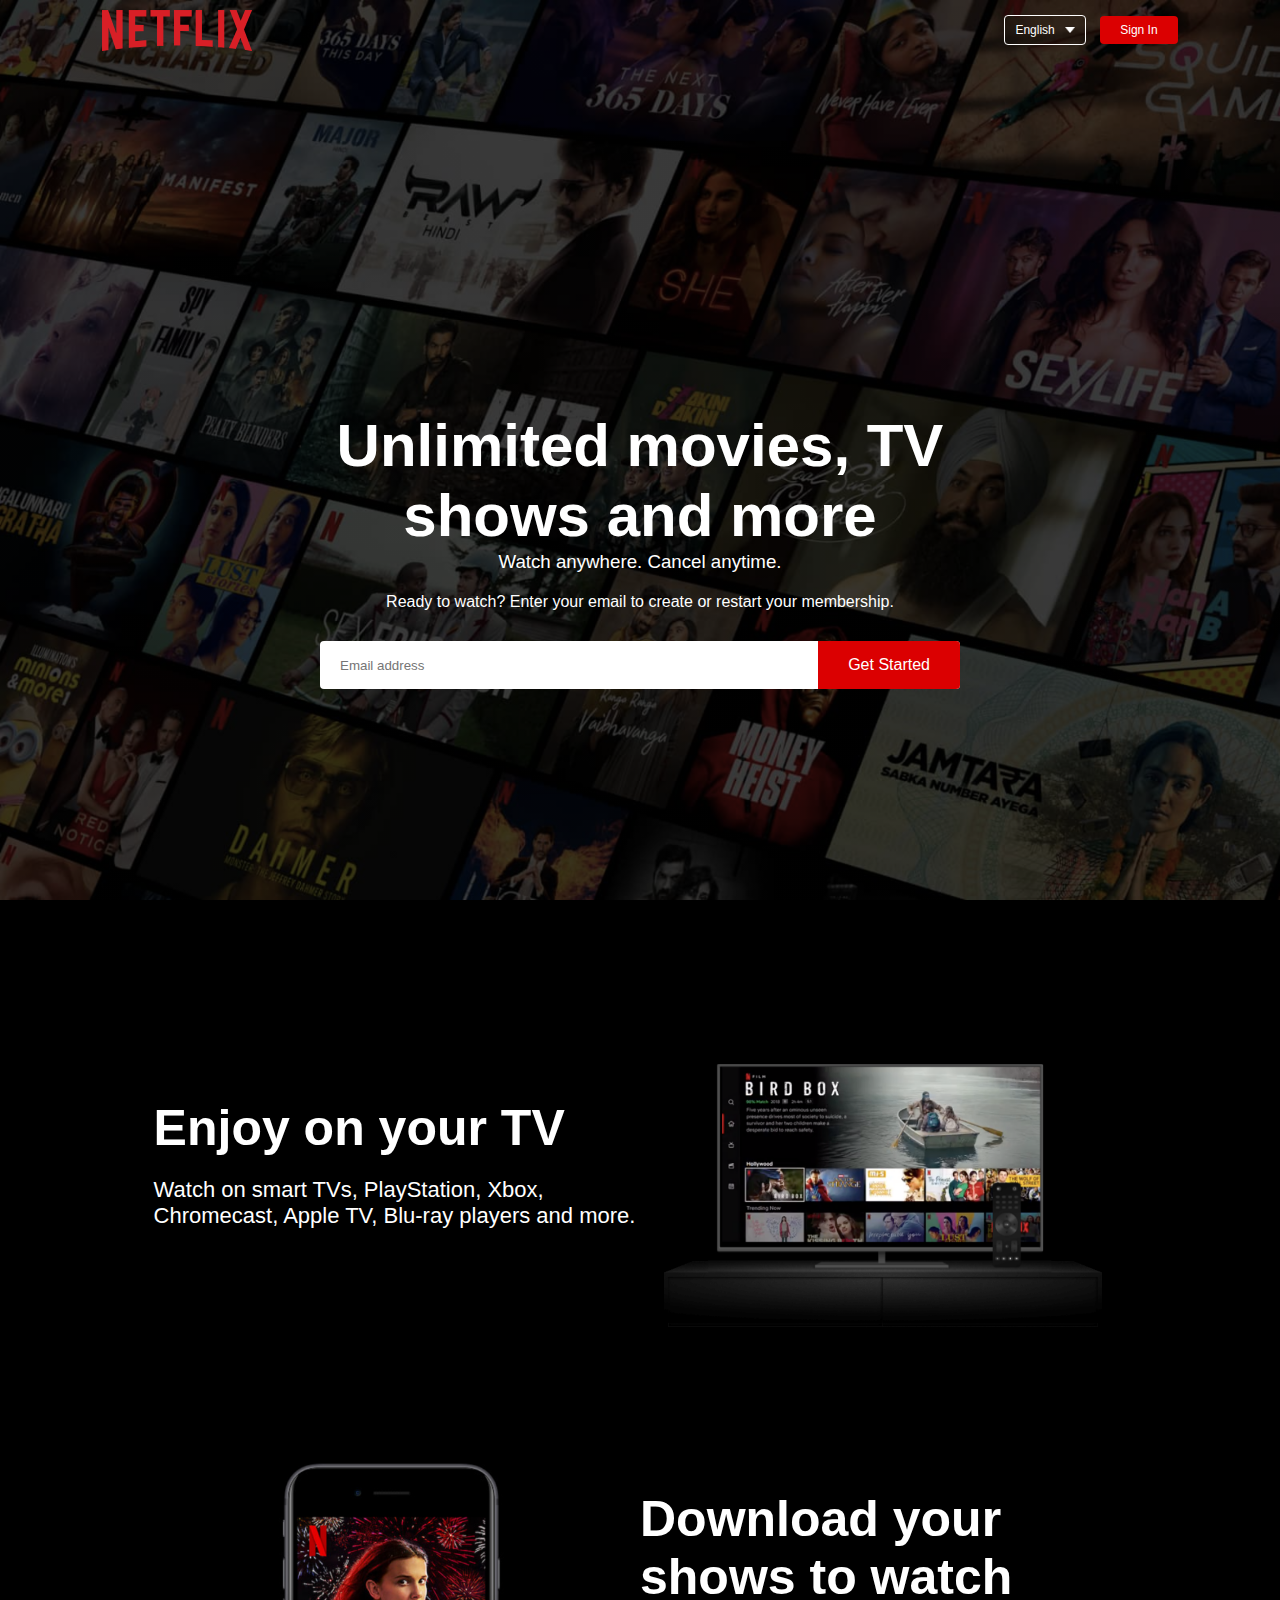
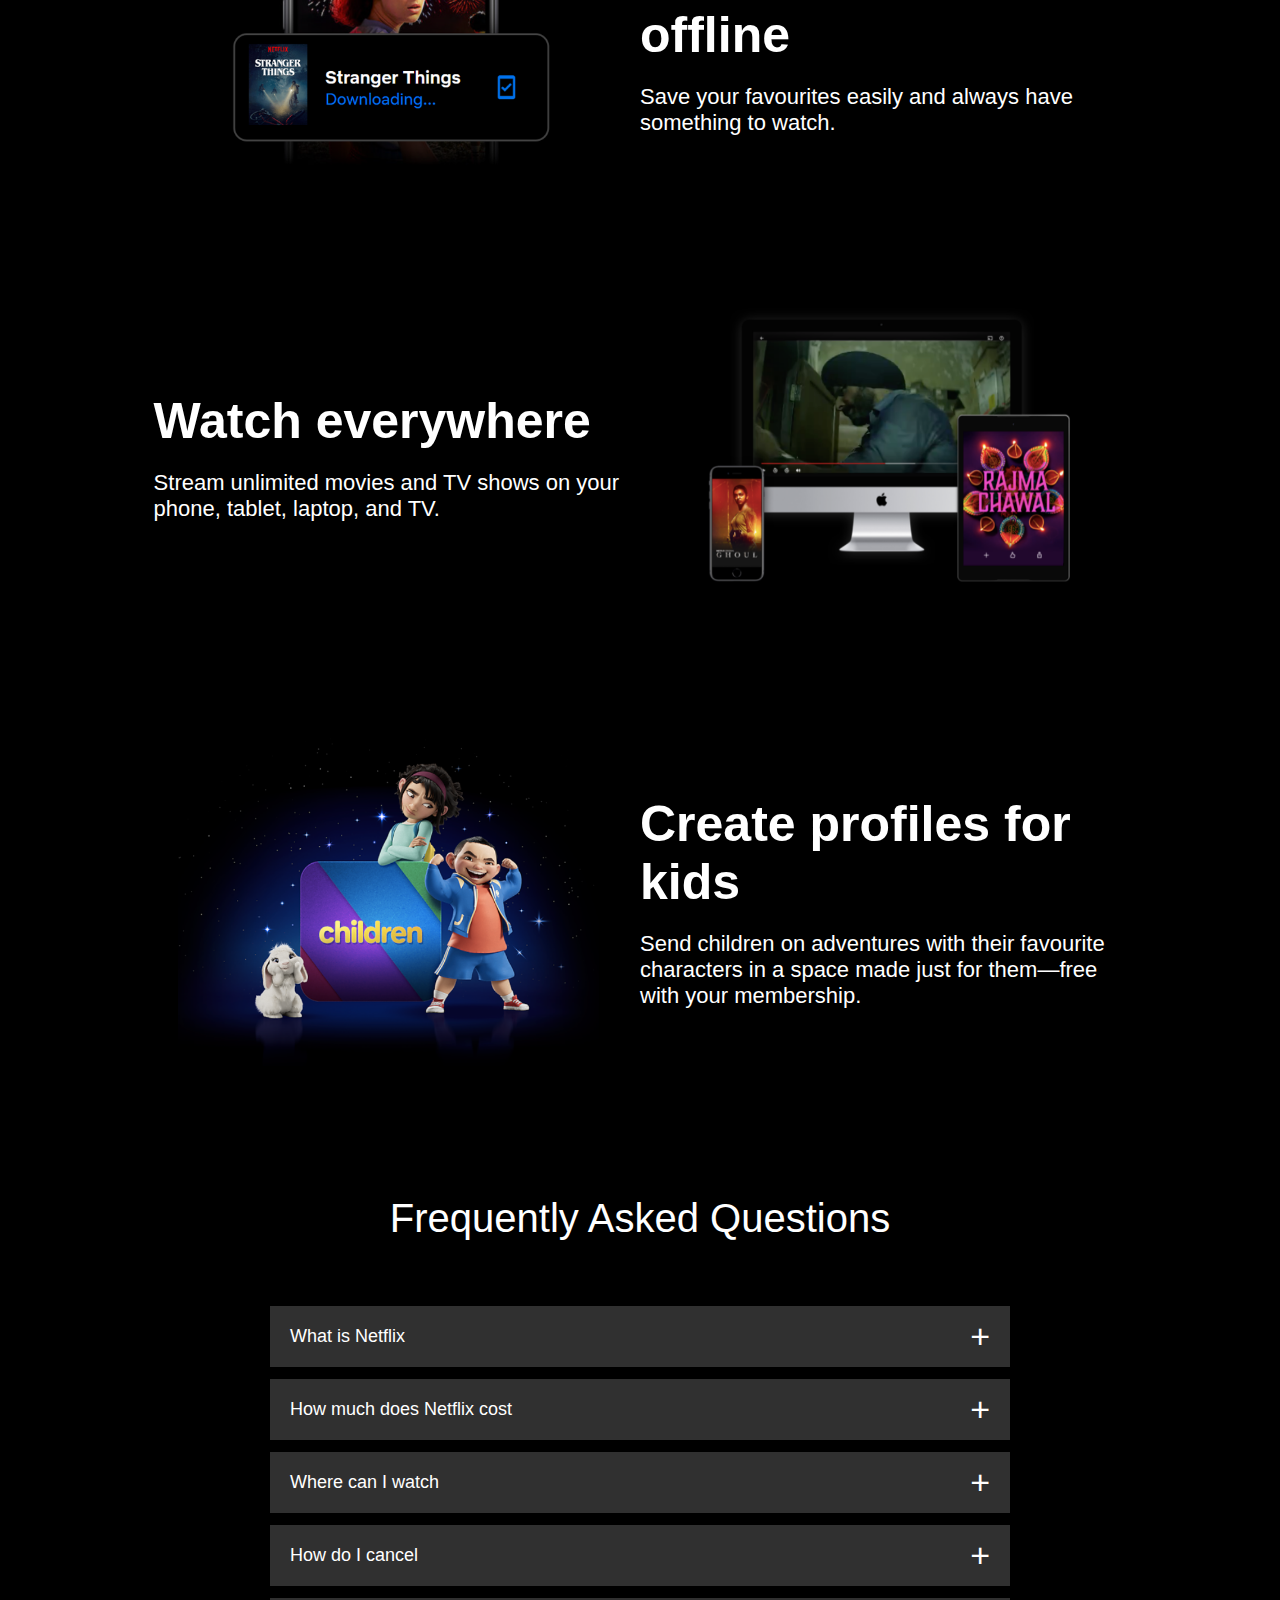
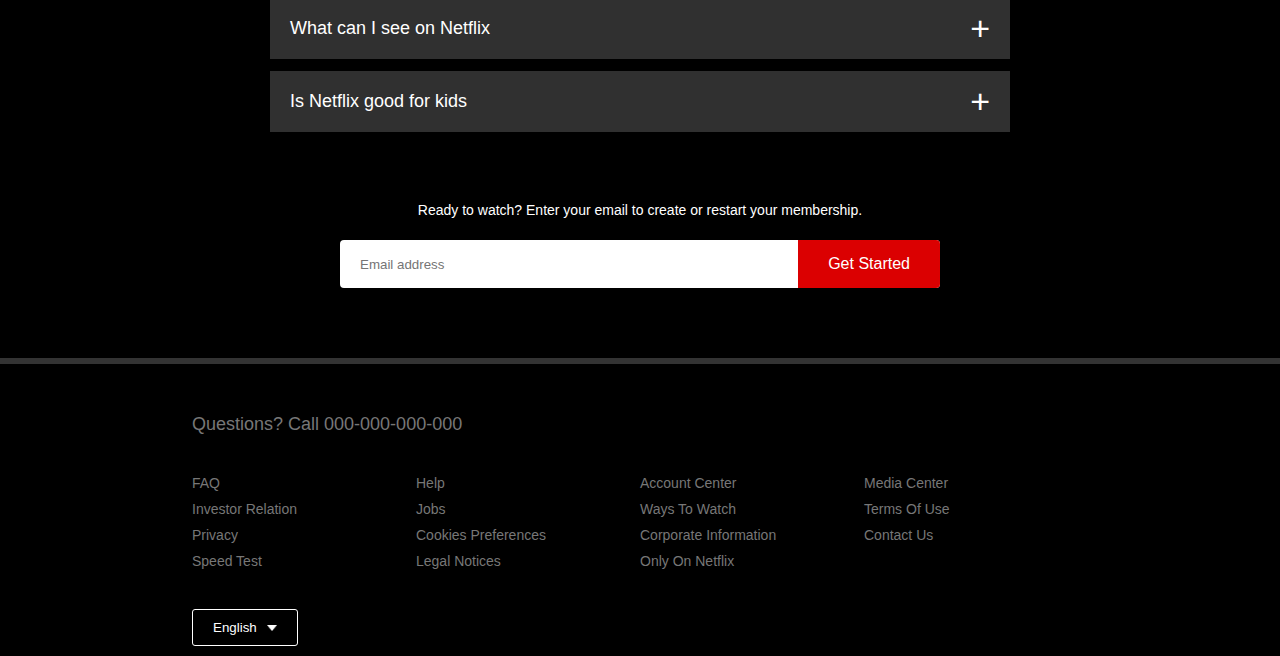
<file: index.html>
<!DOCTYPE html>
<html lang="en">
<head>
    <meta charset="UTF-8">
    <meta name="viewport" content="width=device-width, initial-scale=1.0">
    <title>Netflix Website</title>
    <link rel="stylesheet" href="style.css">
</head>
<body>
    <div class="header">
        <nav>
            <img src="images/logo.png" class="logo">
       <div>
        <button class="language-buttton">English <img src="images/down-icon.png"></button>
        <button>Sign In</button>
       </div>
        </nav>
        <div class="header-content">
            <h1>Unlimited movies, TV shows and more</h1>
            <h3>Watch anywhere. Cancel anytime.</h3>
            <p>Ready to watch? Enter your email to create or restart your membership.</p>
            <form class="email-signup">
                <input type="email" placeholder="Email address" required>
               <button type="submit">Get Started</button>
            </form>
        </div>
    </div>
    <div class="features">
       <div class="row">
        <div class="text-col">
            <h2>Enjoy on your TV</h2>
            <p>Watch on smart TVs, PlayStation, Xbox, Chromecast, Apple TV, Blu-ray players and more.</p>
        </div>
        <div class="img-col">
            <img src="images/feature-1.png">
        </div>
       </div>
       <div class="row">
        
        <div class="img-col">
            <img src="images/feature-2.png">
        </div>
        <div class="text-col">
            <h2>Download your shows to watch offline</h2>
            <p>Save your favourites easily and always have something to watch.</p>
        </div>
       </div>
       <div class="row">
        <div class="text-col">
            <h2>Watch everywhere</h2>
            <p>Stream unlimited movies and TV shows on your phone, tablet, laptop, and TV.</p>
        </div>
        <div class="img-col">
            <img src="images/feature-3.png">
        </div>
       </div>
       <div class="row">
       
            <div class="img-col">
                <img src="images/feature-4.png">
            </div>
            <div class="text-col">
            <h2>Create profiles for kids</h2>
            <p>Send children on adventures with their favourite characters in a space made just for them—free with your membership.</p>
        </div>
       
       </div>
    </div>
    <div class="faq">
        <h2>Frequently Asked Questions</h2>
        <ul class="accordion">
            <li>
                <input type="radio" name="accordion" id="first">
                <label for="first">What is Netflix</label>
                <div class="content">
                    <p>Netflix is a streaming service that offers a wide variety of award-winning TV shows, movies, anime, documentaries and more – on thousands of internet-connected devices.

                        You can watch as much as you want, whenever you want, without a single ad – all for one low monthly price. There's always something new to discover, and new TV shows and movies are added every week!</p>
                </div>
            </li>
            <li>
                <input type="radio" name="accordion" id="second">
                <label for="second">How much does Netflix cost</label>
                <div class="content">
                    <p>Watch Netflix on your smartphone, tablet, Smart TV, laptop, or streaming device, all for one fixed monthly fee. Plans range from ₹ 149 to ₹ 649 a month. No extra costs, no contracts.</p>
                </div>
            </li>
            <li>
                <input type="radio" name="accordion" id="third">
                <label for="third">Where can I watch</label>
                <div class="content">
                    <p>Watch anywhere, anytime. Sign in with your Netflix account to watch instantly on the web at netflix.com from your personal computer or on any internet-connected device that offers the Netflix app, including smart TVs, smartphones, tablets, streaming media players and game consoles.

                        You can also download your favourite shows with the iOS, Android, or Windows 10 app. Use downloads to watch while you're on the go and without an internet connection. Take Netflix with you anywhere.</p>
                </div>
            </li>
            <li>
                <input type="radio" name="accordion" id="fourth">
                <label for="fourth">How do I cancel</label>
                <div class="content">
                    <p>Netflix is flexible. There are no annoying contracts and no commitments. You can easily cancel your account online in two clicks. There are no cancellation fees – start or stop your account anytime.</p>
                </div>
            </li>
            <li>
                <input type="radio" name="accordion" id="fifth">
                <label for="fifth">What can I see on Netflix</label>
                <div class="content">
                    <p>Netflix has an extensive library of feature films, documentaries, TV shows, anime, award-winning Netflix originals, and more. Watch as much as you want, anytime you want.</p>
                </div>
            </li>
            <li>
                <input type="radio" name="accordion" id="sixth">
                <label for="sixth">Is Netflix good for kids</label>
                <div class="content">
                    <p>The Netflix Kids experience is included in your membership to give parents control while kids enjoy family-friendly TV shows and films in their own space.

                        Kids profiles come with PIN-protected parental controls that let you restrict the maturity rating of content kids can watch and block specific titles you don’t want kids to see.</p>
                </div>
            </li>
        </ul>
        <small>Ready to watch? Enter your email to create or restart your membership.</small>
        <form class="email-signup">
            <input type="email" placeholder="Email address" required>
           <button type="submit">Get Started</button>
        </form>
    </div>
    <div class="footer">
        <h2>Questions? Call 000-000-000-000</h2>
        <div class="row">
            <div class="col">
                <a href="#">FAQ</a>
                <a href="#">Investor Relation</a>
                <a href="#">Privacy</a>
                <a href="#">Speed Test</a>
            </div>
            <div class="col">
                <a href="#">Help</a>
                <a href="#">Jobs</a>
                <a href="#">Cookies Preferences</a>
                <a href="#">Legal Notices</a>
            </div>
            <div class="col">
                <a href="#">Account Center</a>
                <a href="#">Ways To Watch</a>
                <a href="#">Corporate Information</a>
                <a href="#">Only On Netflix</a>
            </div>
            <div class="col">
                <a href="#">Media Center</a>
                <a href="#">Terms Of Use</a>
     
                <a href="#">Contact Us</a>
            </div>
        </div>
        <button class="language-buttton">English <img src="images/down-icon.png"></button>
    </div>
    
</body>
</html>
</file>
<file: style.css>
*{
    margin: 0;
    padding: 0;
   box-sizing:  border-box;
   font-family: 'Poppins',sans-serif;
}
body{
    background :#000;
    color: #fff;

}
.header{
    width: 100%;
    height: 100vh;
    background-image: linear-gradient(rgba(0,0,0,0.7),rgba(0,0,0,0.7)),url(images/header-image.png);
    background-size: cover;
    background-position: center;
    padding: 10px 8%;
    position: relative;
}
nav{
    display: flex;
    justify-content: space-between;
    align-items: center;
}
.logo{
    width: 150px;
    cursor: pointer;
}
nav button{
    border: 0;
    outline: 0;
    background: #db0001;
    color: #fff;
    padding: 7px 20px;
    font-size: 12px;
    border-radius: 4px;
    margin-left: 10px;
    cursor: pointer;
}
.language-buttton{
    display: inline-flex;
    align-items: center;
    background: transparent;
    border: 1px solid #fff;
    padding: 7px 10px;
}
.language-buttton img{
    width: 10px;
    margin-left:10px ;
}
.header-content{
    top: 50%;
    left: 50%;
    position: absolute;
    transform: translate(-50%,-50%);
    text-align: center;
    margin-top: 100px;
}
.header-content h1{
    font-size: 60px;
    line-height: 70px;
    font-weight: 600;
    max-width: 650px;

}
.header-content h3{
    font-weight: 400;
    margin-bottom: 20px;
}
.email-signup{
    background: #fff;
    border-radius: 4px;
    display: flex;
    align-items: center;
    margin-top: 30px;
    overflow: hidden;
}
.email-signup input{
    flex: 1;
    outline: 0;
    border: 0;
    margin-left: 20px;
}
.email-signup button{
    background: #db0001;
    border: 0;
    outline: 0;
    color: #fff;
    font-size: 16px;
    cursor: pointer;
    padding: 15px 30px;
}
/*-----features-----*/
.features{
    padding: 50px 12%;
    font-size: 22px;
}
.row{
    display: flex;
    align-items: center;
    width: 100%;
    flex-wrap: wrap;
  padding: 50px 0;
}
.text-col{
    flex-basis: 50%;
    margin-bottom: 20px;
}
.img-col{
    flex-basis: 50%;
    margin-bottom: 20px;
}
.img-col img{
    display: block;
    width: 90%;
    margin: auto;
}
.features h2{
    font-size: 50px;
    font-weight: 600;
    margin-bottom: 20px;
}
.faq{
    padding: 10px 12%;
    text-align: center;
    font-size: 18px;

}
.faq h2{
    font-weight: 500;
    font-size: 40px;
}
.accordion{
    margin: 60px auto;
    width: 100% ;
    max-width: 750px;
}
.accordion li{
    list-style: none;
    width: 100%;
    padding: 5px;
}
.accordion li label{
    align-items: center;
    display: flex;
    padding: 20px;
    font-size: 18px;
    font-weight: 500;
    background: #303030;
    margin-bottom: 2px;
    cursor: pointer;
    position: relative;
}
label::after{
    content: '+';
    position: absolute;
    font-size: 34px;
    right: 20px;
    transition: transform 0.5s;
}
input[type="radio"]{
    display: none;
}
.accordion .content{
    background: #303030;
    text-align: left;
    padding: 0 20px;
    max-height: 0;
    overflow: hidden;
    transition: max-height 0.5s,padding 0.5s;
}
.accordion input[type="radio"]:checked+label+.content{
    max-height: 600px;
    padding: 30px 60px;

}
.accordion input[type="radio"]:checked+label::after{
    transform: rotate(135deg);
}
.faq .email-signup{
    max-width: 600px;
    margin: 20px auto 60px;
}
.faq small{
    font-size: 14px;
}
.footer{
    padding: 50px 15% 10px ;
    border-top: 6px solid #333;
    color: #777;
}
.footer h2{
    font-size: 18px;
    font-weight:400 ;
    margin-bottom:30px;
}
.footer .col{
    flex-basis: 25%;
    flex-grow: 1;
    margin-bottom: 20px;
}
.footer .col a{
    display: block;
    text-decoration: none;
    color: #777;
    font-size: 14px;
    margin-bottom: 10px;

}
.footer .row{
    align-items: flex-start;
    padding: 10px 0;
}
.footer .language-buttton{
    color: #fff;
    padding: 10px 20px;
    border-radius: 3px;
}
.copyright-text{
    font-size: 14px;
    margin-top: 20px;
    margin-bottom: 10px;
}
@media only screen and(max-width:600px){
    .logo{
        width: 100px;
    }
   nav button{
    padding: 5px 10px;
   }
   nav .language-buttton{
    padding: 4px 8px;
   }
   .header-content{
    position: unset;
    transform: none;
    padding-top: 150px;
   }
   .header-content h1{
    font-size: 30px;
   }
   .email-signup button{
    font-size: 14px;
    padding: 10px 15px;
   }
   .text-col,.img-col{
    flex-basis: 100%;
   }
   .features h2{
    font-size: 30px;
   }
   .features p{
    font-size: 15px;
   }
   .row:nth-child(2), .row:nth-child(4){
    flex-direction: column-reverse;
   }
   .features .row{
    padding:10px 0 ;
   }
   .faq h2{
    font-size: 20px;
   }
   .accordion .content{
    font-size:14 ;
   }
   .accordion .li label{
padding: 10px;
font-size: 14px;
   }
   label::after{
    font-size: 22px;
   }
}
</file>
